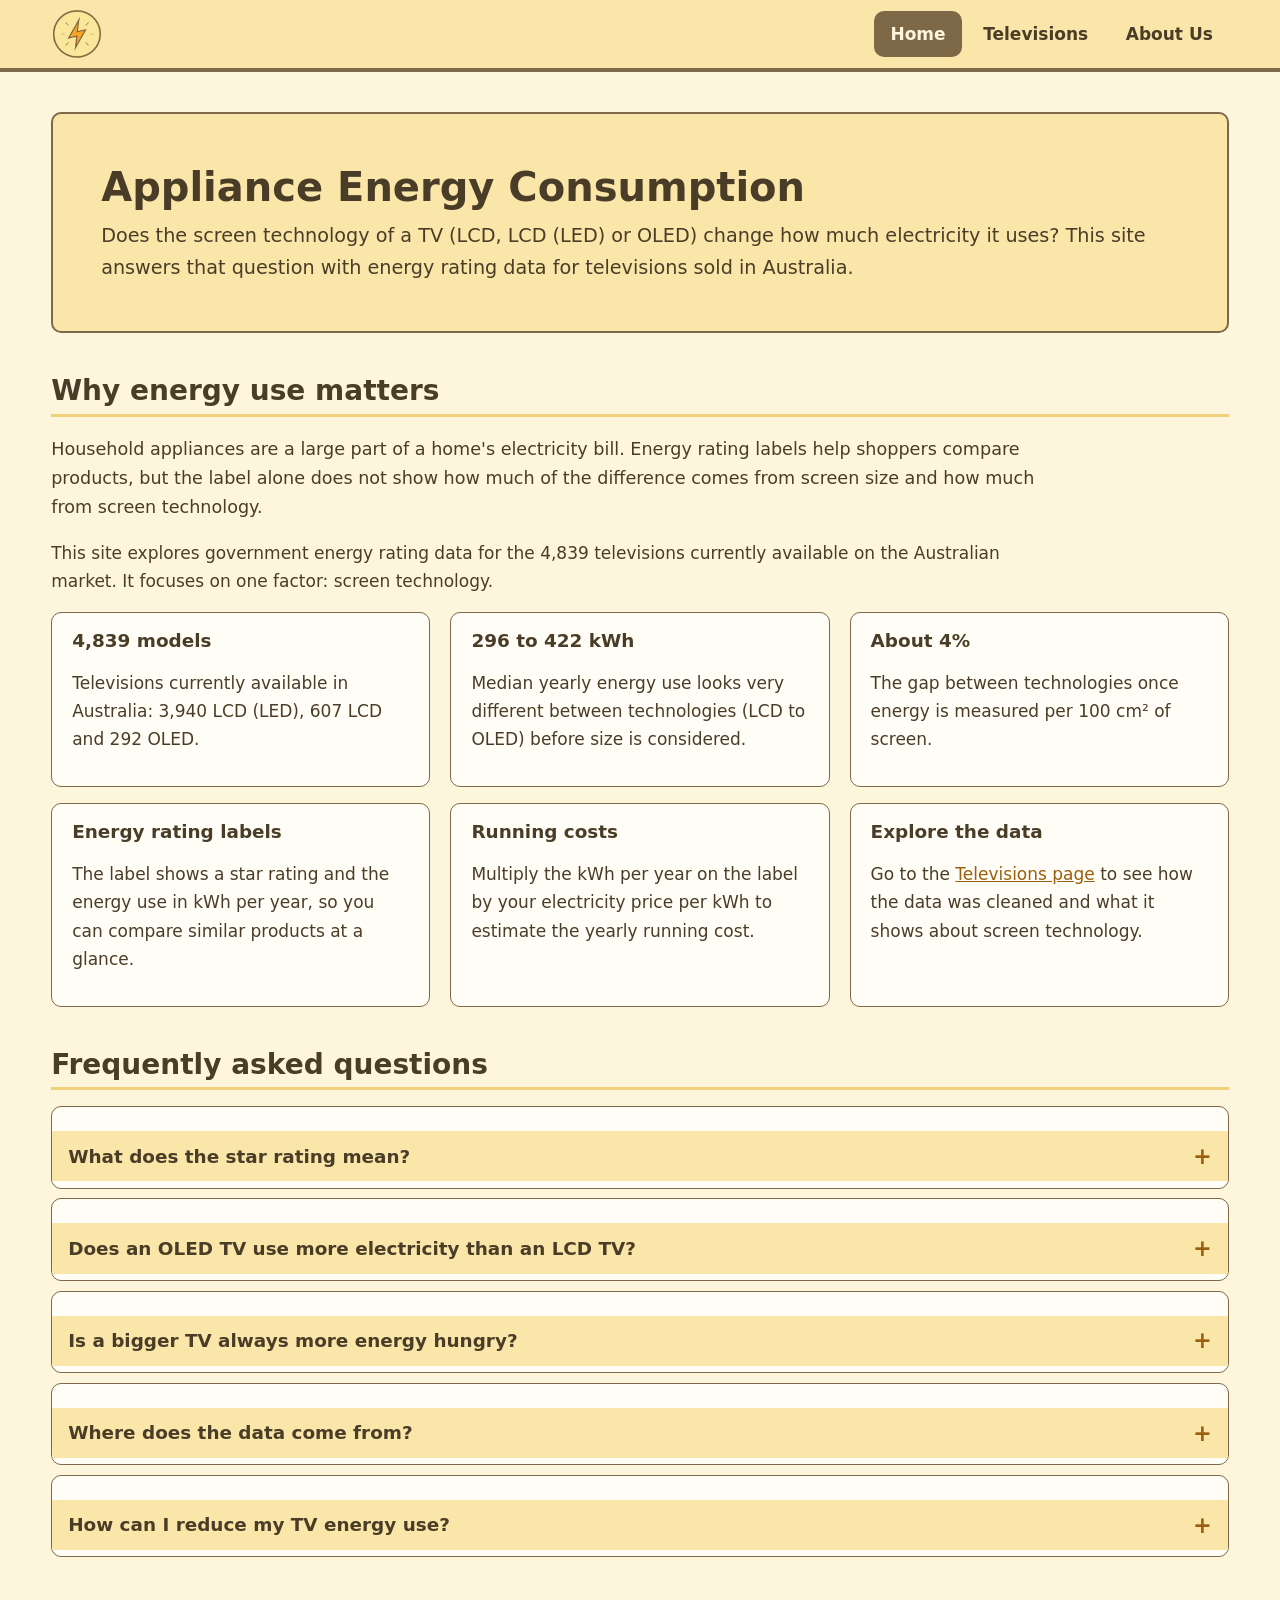
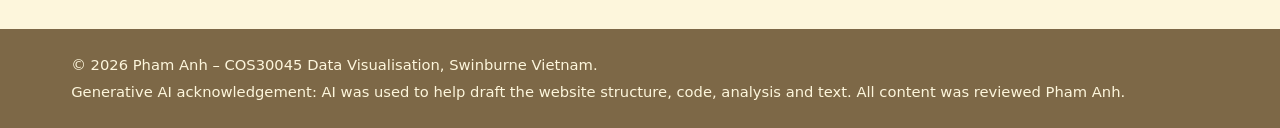
<file: appliance-energy-website/site/index.html>
<!DOCTYPE html>
<html lang="en">
<head>
  <meta charset="UTF-8">
  <meta name="viewport" content="width=device-width, initial-scale=1">
  <title>Home | Appliance Energy Consumption Website</title>
  <link rel="icon" type="image/png" href="assets/img/PowerIcon.png">
  <link rel="stylesheet" href="assets/css/style.css">
  <script src="assets/js/main.js" defer></script>
</head>
<body>
<header class="site-header">
  <nav class="nav" aria-label="Main navigation">
    <a class="logo" href="index.html" aria-label="Appliance Energy Consumption - Home"><img src="assets/img/PowerIcon.png" alt="Power logo"></a>
    <ul>
      <li><a class="nav-link" href="index.html" aria-current="page">Home</a></li>
      <li><a class="nav-link" href="televisions.html">Televisions</a></li>
      <li><a class="nav-link" href="about.html">About Us</a></li>
    </ul>
  </nav>
</header>
<main>
<section class="hero">
  <h1>Appliance Energy Consumption</h1>
  <p>Does the screen technology of a TV (LCD, LCD (LED) or OLED) change how much electricity it uses? This site answers that question with energy rating data for televisions sold in Australia.</p>
</section>

<h2>Why energy use matters</h2>
<p class="lead">Household appliances are a large part of a home's electricity bill. Energy rating labels help shoppers compare products, but the label alone does not show how much of the difference comes from screen size and how much from screen technology.</p>
<p>This site explores government energy rating data for the 4,839 televisions currently available on the Australian market. It focuses on one factor: screen technology.</p>

<div class="grid">
  <div class="box"><h3>4,839 models</h3><p>Televisions currently available in Australia: 3,940 LCD (LED), 607 LCD and 292 OLED.</p></div>
  <div class="box"><h3>296 to 422 kWh</h3><p>Median yearly energy use looks very different between technologies (LCD to OLED) before size is considered.</p></div>
  <div class="box"><h3>About 4%</h3><p>The gap between technologies once energy is measured per 100 cm&sup2; of screen.</p></div>
</div>

<div class="grid">
  <div class="box">
    <h3>Energy rating labels</h3>
    <p>The label shows a star rating and the energy use in kWh per year, so you can compare similar products at a glance.</p>
  </div>
  <div class="box">
    <h3>Running costs</h3>
    <p>Multiply the kWh per year on the label by your electricity price per kWh to estimate the yearly running cost.</p>
  </div>
  <div class="box">
    <h3>Explore the data</h3>
    <p>Go to the <a href="televisions.html">Televisions page</a> to see how the data was cleaned and what it shows about screen technology.</p>
  </div>
</div>

<h2>Frequently asked questions</h2>
<div class="accordion">
  <div class="accordion-item">
    <h3><button class="accordion-trigger" id="faq-btn-1" aria-expanded="false" aria-controls="faq-panel-1">What does the star rating mean?</button></h3>
    <div class="accordion-panel" id="faq-panel-1" role="region" aria-labelledby="faq-btn-1" hidden>
      <p>More stars means the appliance is more energy efficient compared with others of a similar type. The label also shows the energy use in kWh per year.</p>
    </div>
  </div>
  <div class="accordion-item">
    <h3><button class="accordion-trigger" id="faq-btn-2" aria-expanded="false" aria-controls="faq-panel-2">Does an OLED TV use more electricity than an LCD TV?</button></h3>
    <div class="accordion-panel" id="faq-panel-2" role="region" aria-labelledby="faq-btn-2" hidden>
      <p>At first glance yes: the median OLED TV uses 422 kWh per year against 296 for LCD. But OLED TVs are larger on average (65 against 51 inches). Per 100 cm&sup2; of screen the two are almost equal (4.00 and 4.11 kWh per year). See the <a href="televisions.html">Televisions page</a>.</p>
    </div>
  </div>
  <div class="accordion-item">
    <h3><button class="accordion-trigger" id="faq-btn-3" aria-expanded="false" aria-controls="faq-panel-3">Is a bigger TV always more energy hungry?</button></h3>
    <div class="accordion-panel" id="faq-panel-3" role="region" aria-labelledby="faq-btn-3" hidden>
      <p>Mostly yes: screen size explains most of the difference in energy use. At the same size, LCD, LCD (LED) and OLED are fairly close.</p>
    </div>
  </div>
  <div class="accordion-item">
    <h3><button class="accordion-trigger" id="faq-btn-4" aria-expanded="false" aria-controls="faq-panel-4">Where does the data come from?</button></h3>
    <div class="accordion-panel" id="faq-panel-4" role="region" aria-labelledby="faq-btn-4" hidden>
      <p>The data comes from the Australian energy rating product registration database (GEMS). See the <a href="about.html">About Us</a> page for details.</p>
    </div>
  </div>
  <div class="accordion-item">
    <h3><button class="accordion-trigger" id="faq-btn-5" aria-expanded="false" aria-controls="faq-panel-5">How can I reduce my TV energy use?</button></h3>
    <div class="accordion-panel" id="faq-panel-5" role="region" aria-labelledby="faq-btn-5" hidden>
      <p>Choose a suitable size, compare kWh per year on the label for models of that size, and switch the TV off at the wall when not in use.</p>
    </div>
  </div>
</div>
</main>
<footer class="site-footer">
  <div class="inner">
    <p>&copy; <span id="year">2026</span> Pham Anh &ndash; COS30045 Data Visualisation, Swinburne Vietnam.</p>
    <p>Generative AI acknowledgement: AI was used to help draft the website structure, code, analysis and text. All content was reviewed Pham Anh.</p>
  </div>
</footer>
</body>
</html>
</file>
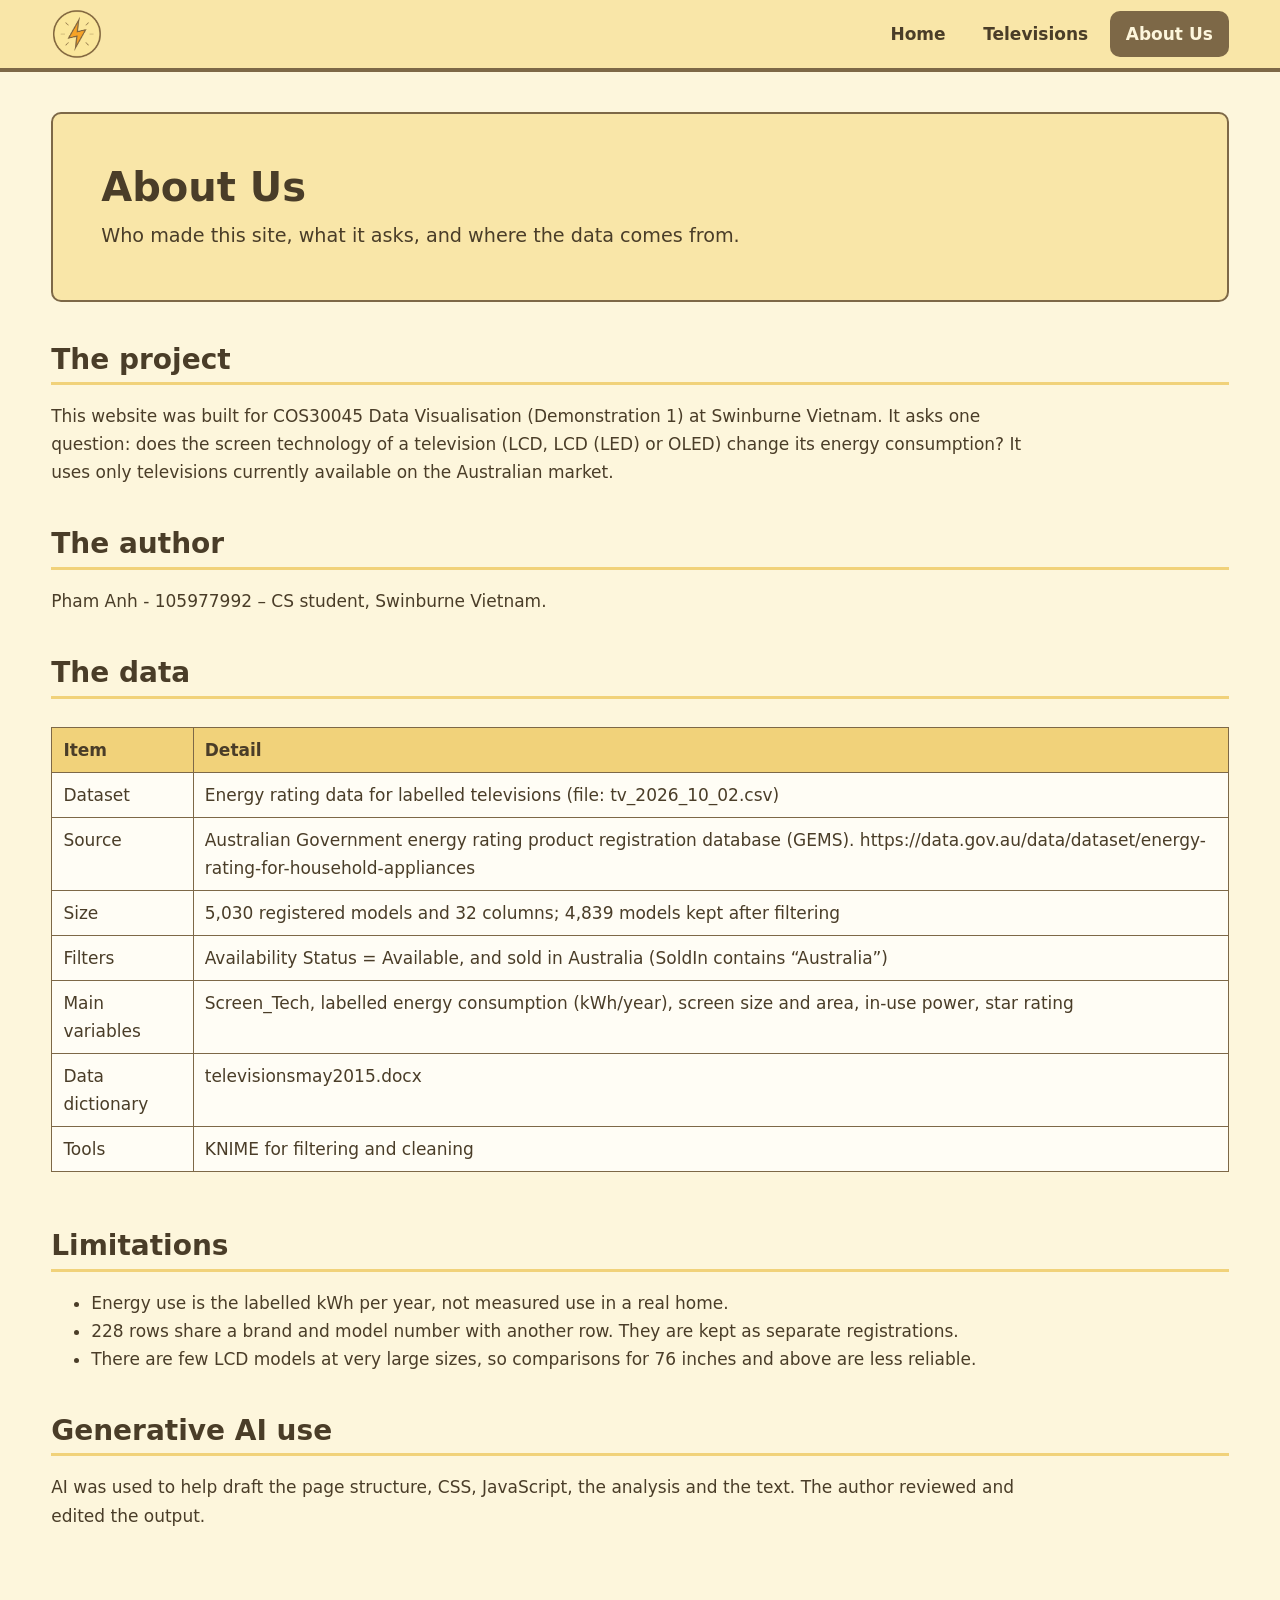
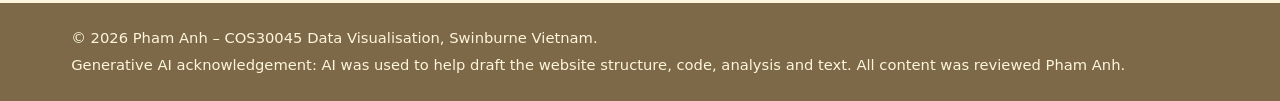
<file: appliance-energy-website/site/about.html>
<!DOCTYPE html>
<html lang="en">
<head>
  <meta charset="UTF-8">
  <meta name="viewport" content="width=device-width, initial-scale=1">
  <title>About Us | Appliance Energy Consumption Website</title>
  <link rel="icon" type="image/png" href="assets/img/PowerIcon.png">
  <link rel="stylesheet" href="assets/css/style.css">
  <script src="assets/js/main.js" defer></script>
</head>
<body>
<header class="site-header">
  <nav class="nav" aria-label="Main navigation">
    <a class="logo" href="index.html" aria-label="Appliance Energy Consumption - Home"><img src="assets/img/PowerIcon.png" alt="Power logo"></a>
    <ul>
      <li><a class="nav-link" href="index.html">Home</a></li>
      <li><a class="nav-link" href="televisions.html">Televisions</a></li>
      <li><a class="nav-link" href="about.html" aria-current="page">About Us</a></li>
    </ul>
  </nav>
</header>
<main>
<section class="hero">
  <h1>About Us</h1>
  <p>Who made this site, what it asks, and where the data comes from.</p>
</section>

<h2>The project</h2>
<p>This website was built for COS30045 Data Visualisation (Demonstration 1) at Swinburne Vietnam. It asks one question: does the screen technology of a television (LCD, LCD (LED) or OLED) change its energy consumption? It uses only televisions currently available on the Australian market.</p>

<h2>The author</h2>
<p>Pham Anh - 105977992 &ndash; CS student, Swinburne Vietnam.</p>

<h2>The data</h2>
<div class="table-wrap">
<table>
  <tr><th>Item</th><th>Detail</th></tr>
  <tr><td>Dataset</td><td>Energy rating data for labelled televisions (file: tv_2026_10_02.csv)</td></tr>
  <tr><td>Source</td><td>Australian Government energy rating product registration database (GEMS). https://data.gov.au/data/dataset/energy-rating-for-household-appliances</td></tr>
  <tr><td>Size</td><td>5,030 registered models and 32 columns; 4,839 models kept after filtering</td></tr>
  <tr><td>Filters</td><td>Availability Status = Available, and sold in Australia (SoldIn contains &ldquo;Australia&rdquo;)</td></tr>
  <tr><td>Main variables</td><td>Screen_Tech, labelled energy consumption (kWh/year), screen size and area, in-use power, star rating</td></tr>
  <tr><td>Data dictionary</td><td>televisionsmay2015.docx</td></tr>
  <tr><td>Tools</td><td>KNIME for filtering and cleaning</td></tr>
</table>
</div>

<h2>Limitations</h2>
<ul>
  <li>Energy use is the labelled kWh per year, not measured use in a real home.</li>
  <li>228 rows share a brand and model number with another row. They are kept as separate registrations.</li>
  <li>There are few LCD models at very large sizes, so comparisons for 76 inches and above are less reliable.</li>
</ul>

<h2>Generative AI use</h2>
<p>AI was used to help draft the page structure, CSS, JavaScript, the analysis and the text. The author reviewed and edited the output.</p>
</main>
<footer class="site-footer">
  <div class="inner">
    <p>&copy; <span id="year">2026</span> Pham Anh &ndash; COS30045 Data Visualisation, Swinburne Vietnam.</p>
    <p>Generative AI acknowledgement: AI was used to help draft the website structure, code, analysis and text. All content was reviewed Pham Anh.</p>
  </div>
</footer>
</body>
</html>
</file>
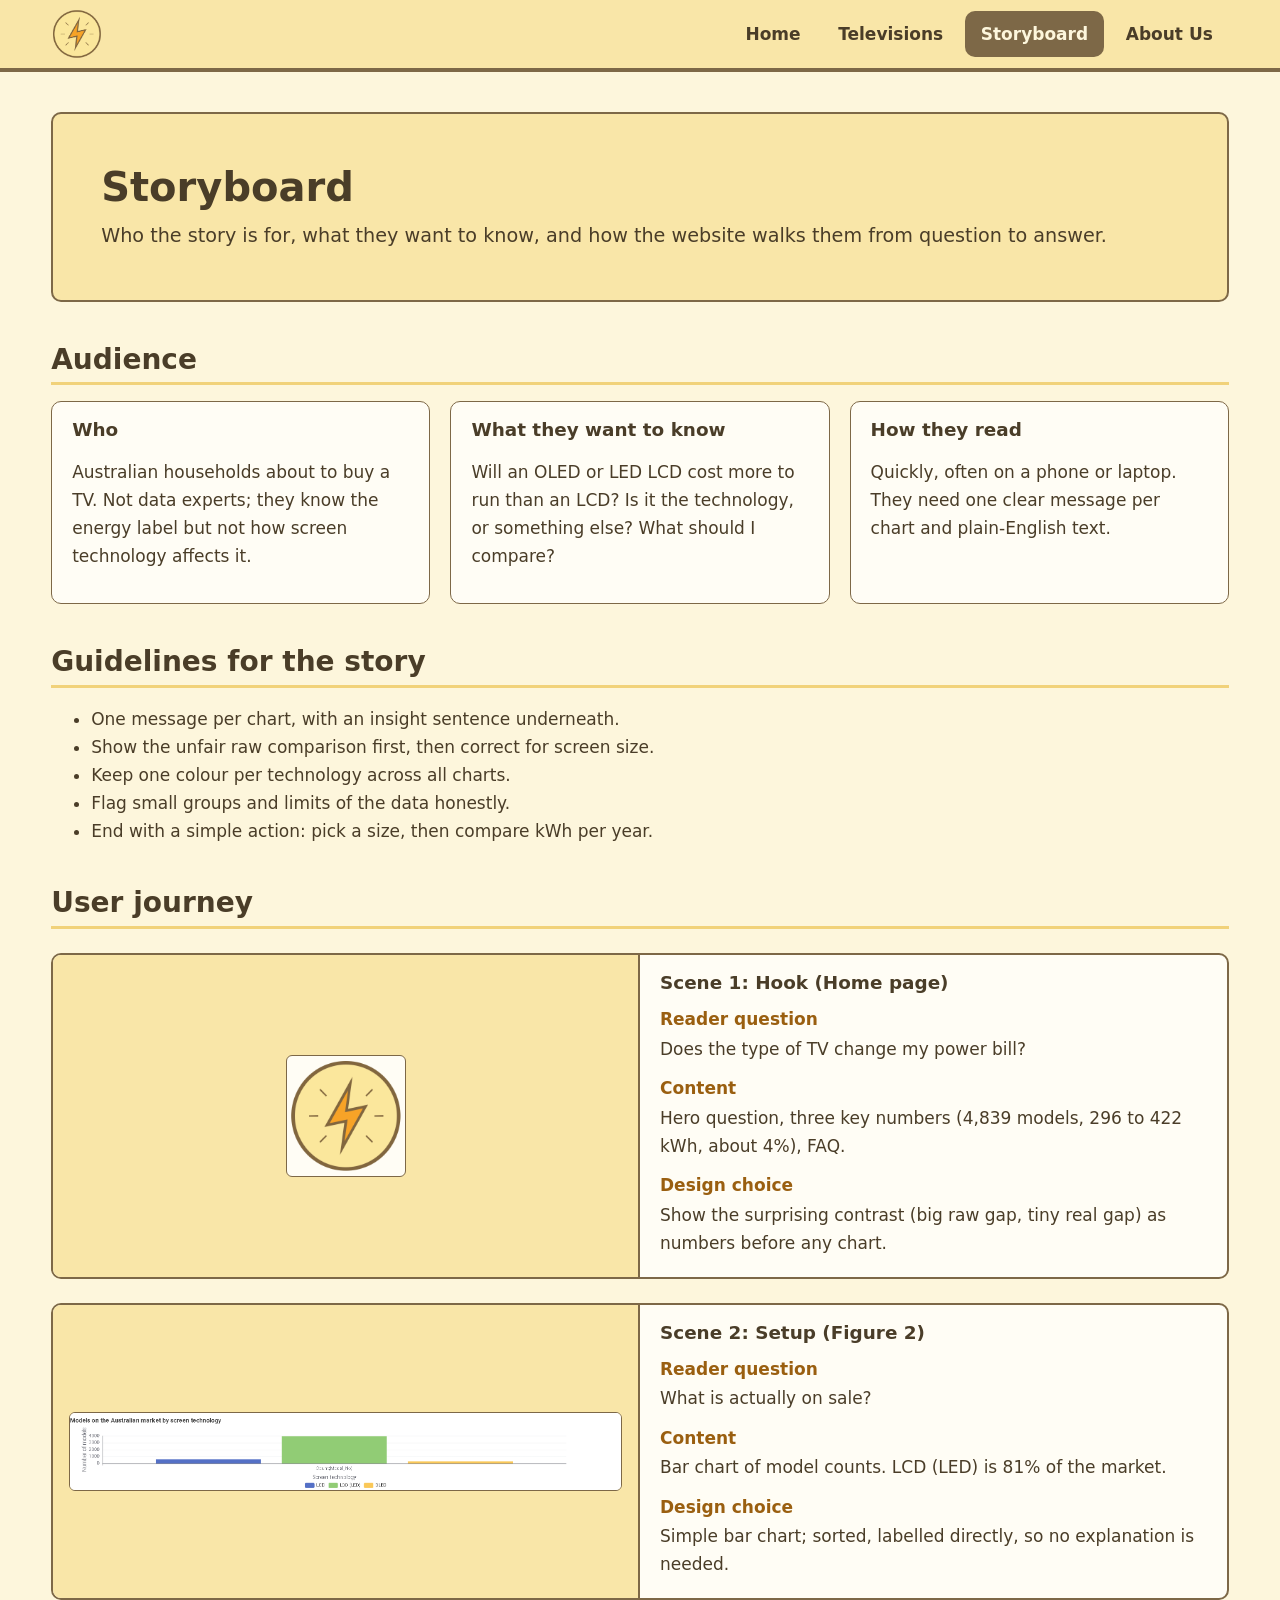
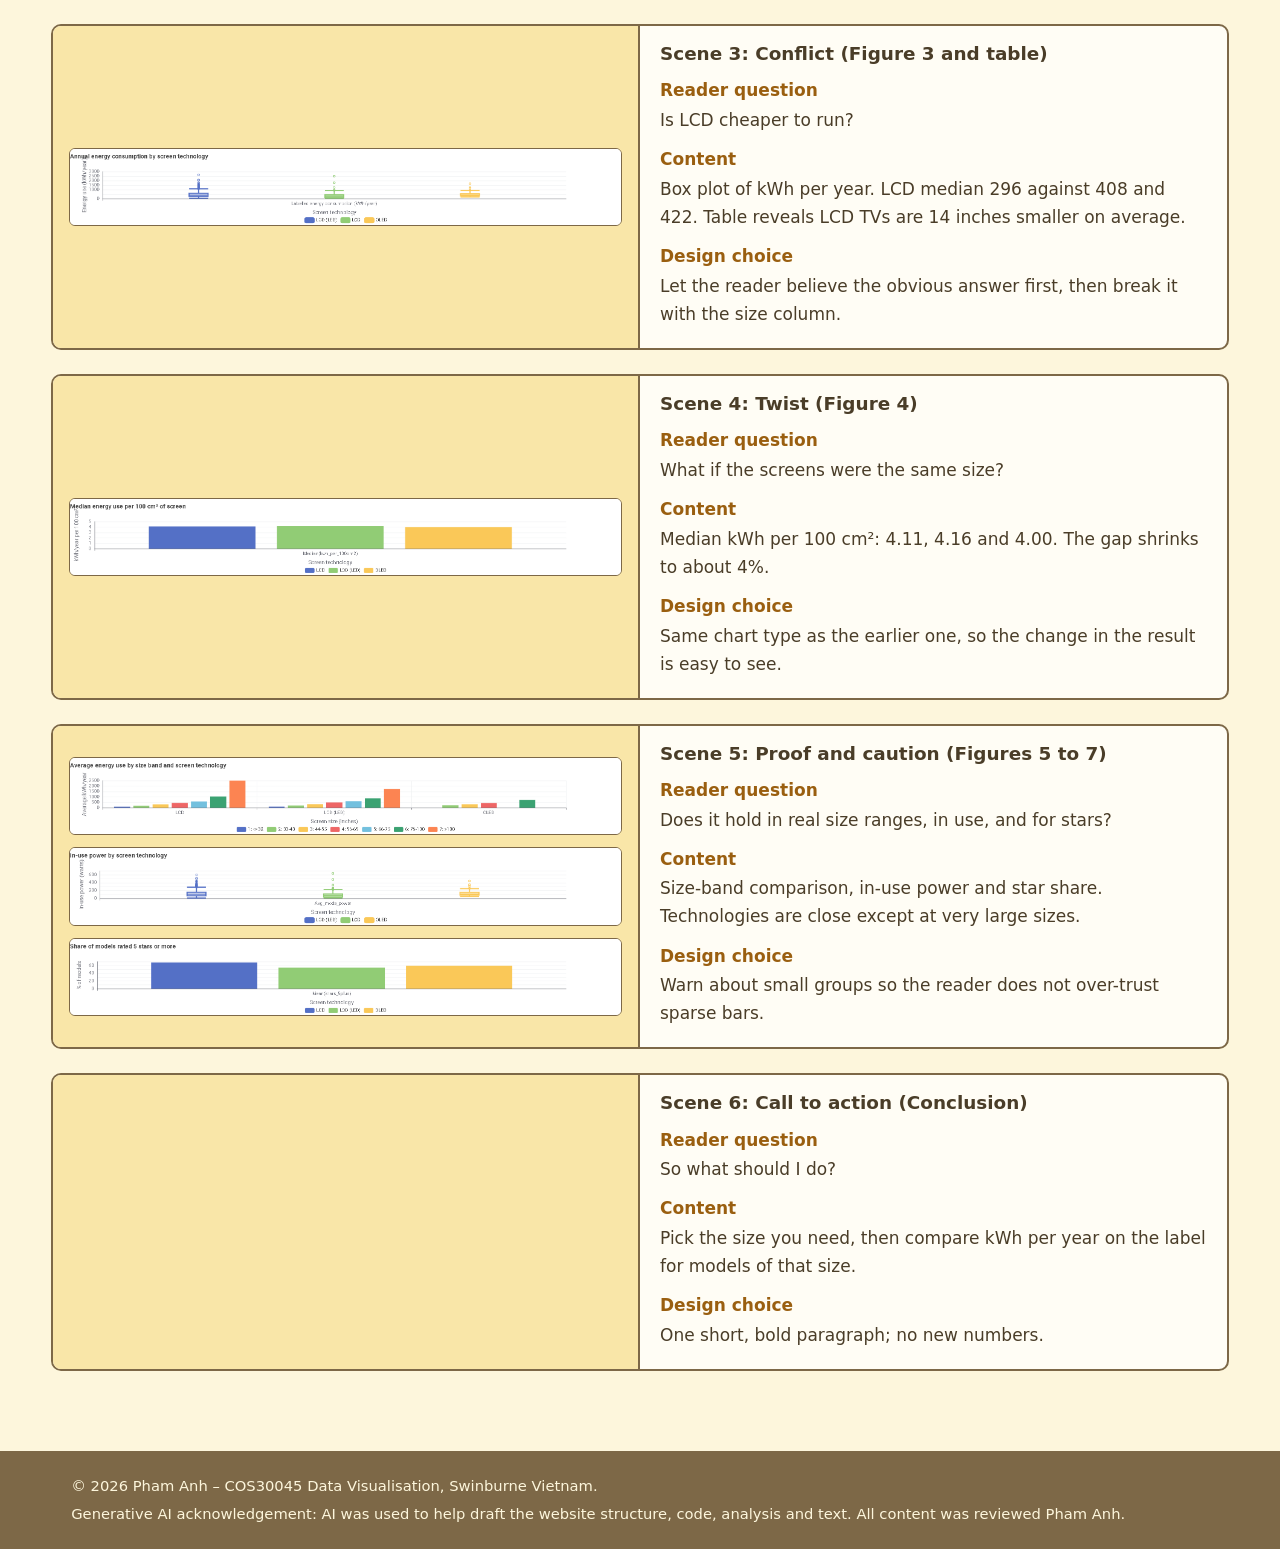
<file: appliance-energy-website/site/storyboard.html>
<!DOCTYPE html>
<html lang="en">
<head>
  <meta charset="UTF-8">
  <meta name="viewport" content="width=device-width, initial-scale=1">
  <title>Storyboard | Appliance Energy Consumption Website</title>
  <link rel="icon" type="image/png" href="assets/img/PowerIcon.png">
  <link rel="stylesheet" href="assets/css/style.css">
  <script src="assets/js/main.js" defer></script>
</head>
<body>
<header class="site-header">
  <nav class="nav" aria-label="Main navigation">
    <a class="logo" href="index.html" aria-label="Appliance Energy Consumption - Home"><img src="assets/img/PowerIcon.png" alt="Power logo"></a>
    <ul>
      <li><a class="nav-link" href="index.html">Home</a></li>
      <li><a class="nav-link" href="televisions.html">Televisions</a></li>
      <li><a class="nav-link" href="storyboard.html" aria-current="page">Storyboard</a></li>
      <li><a class="nav-link" href="about.html">About Us</a></li>
    </ul>
  </nav>
</header>
<main>
<section class="hero">
  <h1>Storyboard</h1>
  <p>Who the story is for, what they want to know, and how the website walks them from question to answer.</p>
</section>

<h2>Audience</h2>
<div class="grid">
  <div class="box"><h3>Who</h3><p>Australian households about to buy a TV. Not data experts; they know the energy label but not how screen technology affects it.</p></div>
  <div class="box"><h3>What they want to know</h3><p>Will an OLED or LED LCD cost more to run than an LCD? Is it the technology, or something else? What should I compare?</p></div>
  <div class="box"><h3>How they read</h3><p>Quickly, often on a phone or laptop. They need one clear message per chart and plain-English text.</p></div>
</div>

<h2>Guidelines for the story</h2>
<ul>
  <li>One message per chart, with an insight sentence underneath.</li>
  <li>Show the unfair raw comparison first, then correct for screen size.</li>
  <li>Keep one colour per technology across all charts.</li>
  <li>Flag small groups and limits of the data honestly.</li>
  <li>End with a simple action: pick a size, then compare kWh per year.</li>
</ul>

<h2>User journey</h2>

<div class="scene">
  <div class="frame"><img src="assets/img/PowerIcon.png" alt="Power logo used on the home page" style="max-width:120px"></div>
  <div class="body">
    <h3>Scene 1: Hook (Home page)</h3>
    <dl>
      <dt>Reader question</dt><dd>Does the type of TV change my power bill?</dd>
      <dt>Content</dt><dd>Hero question, three key numbers (4,839 models, 296 to 422 kWh, about 4%), FAQ.</dd>
      <dt>Design choice</dt><dd>Show the surprising contrast (big raw gap, tiny real gap) as numbers before any chart.</dd>
    </dl>
  </div>
</div>

<div class="scene">
  <div class="frame"><img src="assets/img/charts/tech-0-count.png" alt="Bar chart of models by screen technology"></div>
  <div class="body">
    <h3>Scene 2: Setup (Figure 2)</h3>
    <dl>
      <dt>Reader question</dt><dd>What is actually on sale?</dd>
      <dt>Content</dt><dd>Bar chart of model counts. LCD (LED) is 81% of the market.</dd>
      <dt>Design choice</dt><dd>Simple bar chart; sorted, labelled directly, so no explanation is needed.</dd>
    </dl>
  </div>
</div>

<div class="scene">
  <div class="frame"><img src="assets/img/charts/tech-1-energy.png" alt="Box plot of annual energy use by screen technology"></div>
  <div class="body">
    <h3>Scene 3: Conflict (Figure 3 and table)</h3>
    <dl>
      <dt>Reader question</dt><dd>Is LCD cheaper to run?</dd>
      <dt>Content</dt><dd>Box plot of kWh per year. LCD median 296 against 408 and 422. Table reveals LCD TVs are 14 inches smaller on average.</dd>
      <dt>Design choice</dt><dd>Let the reader believe the obvious answer first, then break it with the size column.</dd>
    </dl>
  </div>
</div>

<div class="scene">
  <div class="frame"><img src="assets/img/charts/tech-2-per-area.png" alt="Bar chart of median kWh per 100 square centimetres"></div>
  <div class="body">
    <h3>Scene 4: Twist (Figure 4)</h3>
    <dl>
      <dt>Reader question</dt><dd>What if the screens were the same size?</dd>
      <dt>Content</dt><dd>Median kWh per 100 cm²: 4.11, 4.16 and 4.00. The gap shrinks to about 4%.</dd>
      <dt>Design choice</dt><dd>Same chart type as the earlier one, so the change in the result is easy to see.</dd>
    </dl>
  </div>
</div>

<div class="scene">
  <div class="frame" style="flex-direction:column;gap:.75rem"><img src="assets/img/charts/tech-3-same-size.png" alt="Grouped bar chart by size band and technology"><img src="assets/img/charts/tech-4-power.png" alt="Box plot of in-use power by screen technology"><img src="assets/img/charts/tech-5-stars.png" alt="Bar chart of share of models with 5 stars or more"></div>
  <div class="body">
    <h3>Scene 5: Proof and caution (Figures 5 to 7)</h3>
    <dl>
      <dt>Reader question</dt><dd>Does it hold in real size ranges, in use, and for stars?</dd>
      <dt>Content</dt><dd>Size-band comparison, in-use power and star share. Technologies are close except at very large sizes.</dd>
      <dt>Design choice</dt><dd>Warn about small groups so the reader does not over-trust sparse bars.</dd>
    </dl>
  </div>
</div>

<div class="scene">
  <div class="frame"></div>
  <div class="body">
    <h3>Scene 6: Call to action (Conclusion)</h3>
    <dl>
      <dt>Reader question</dt><dd>So what should I do?</dd>
      <dt>Content</dt><dd>Pick the size you need, then compare kWh per year on the label for models of that size.</dd>
      <dt>Design choice</dt><dd>One short, bold paragraph; no new numbers.</dd>
    </dl>
  </div>
</div>
</main>
<footer class="site-footer">
  <div class="inner">
    <p>&copy; <span id="year">2026</span> Pham Anh &ndash; COS30045 Data Visualisation, Swinburne Vietnam.</p>
    <p>Generative AI acknowledgement: AI was used to help draft the website structure, code, analysis and text. All content was reviewed Pham Anh.</p>
  </div>
</footer>
</body>
</html>
</file>
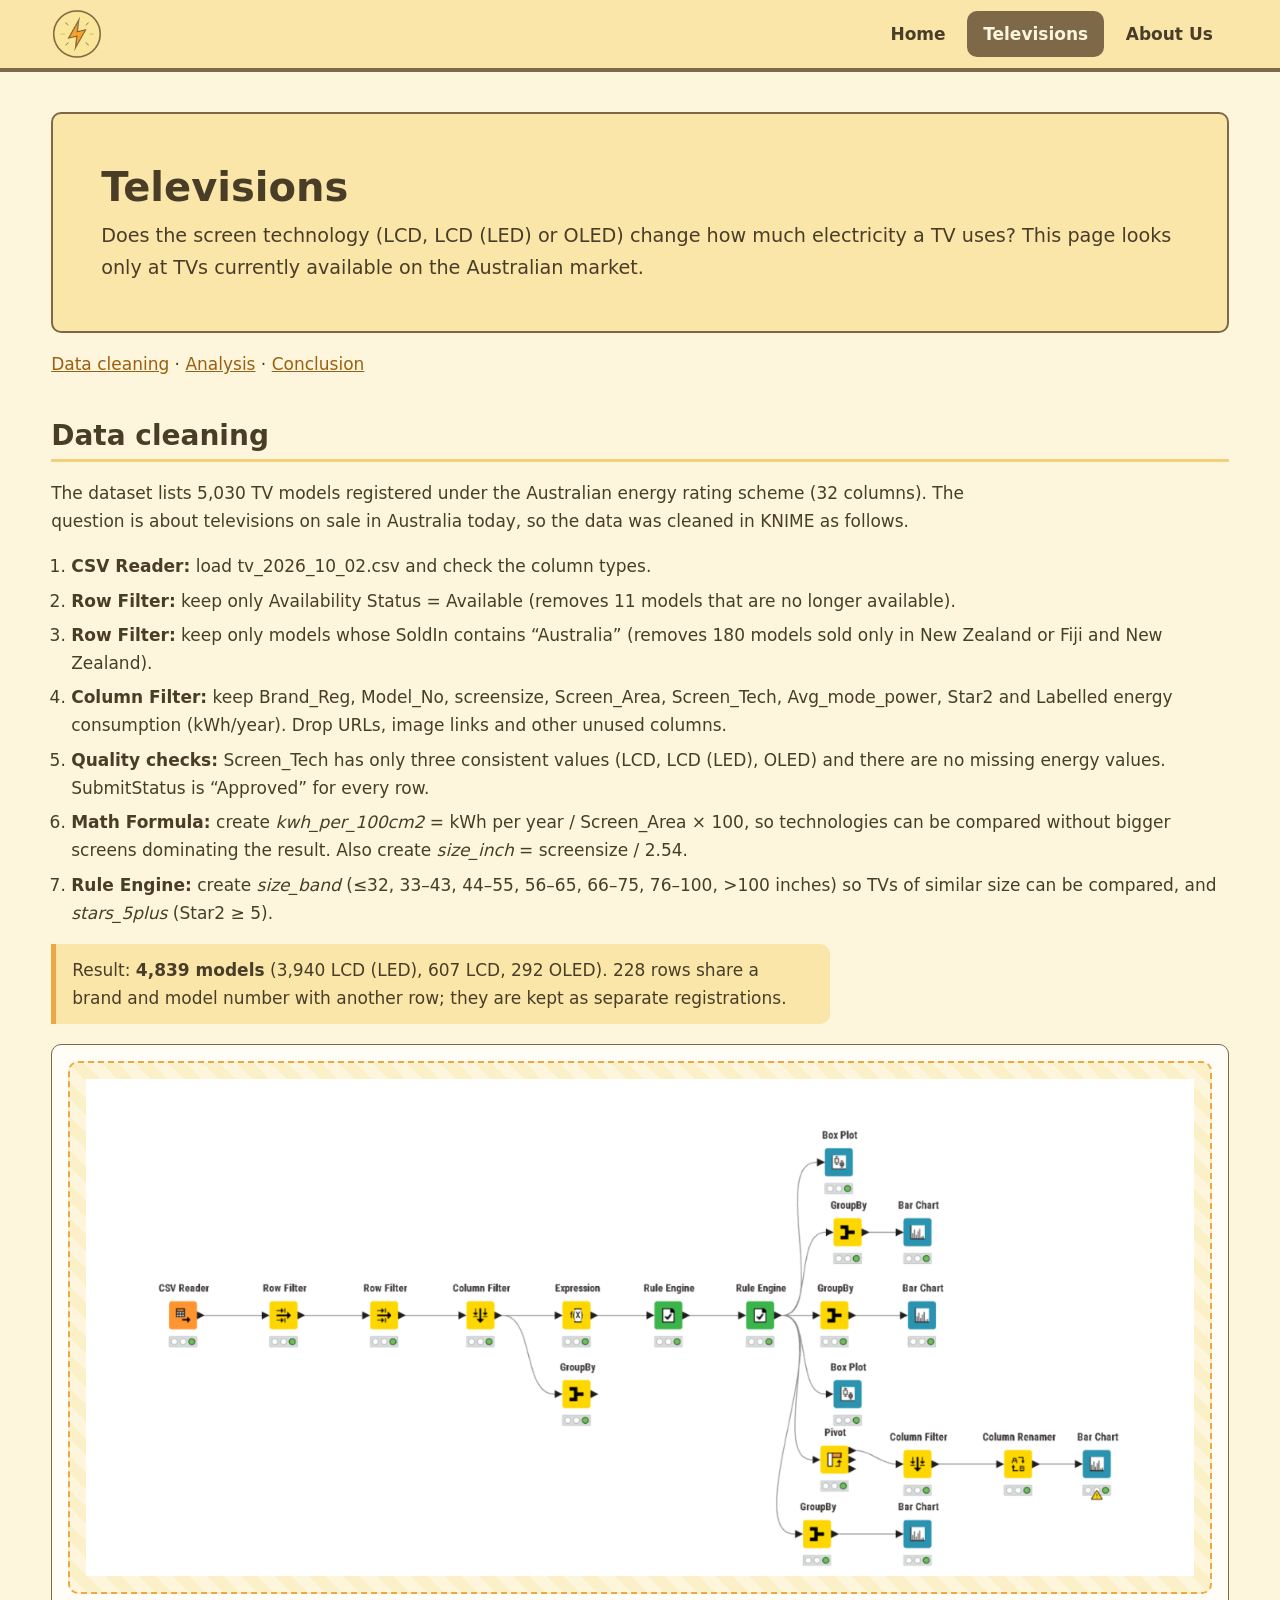
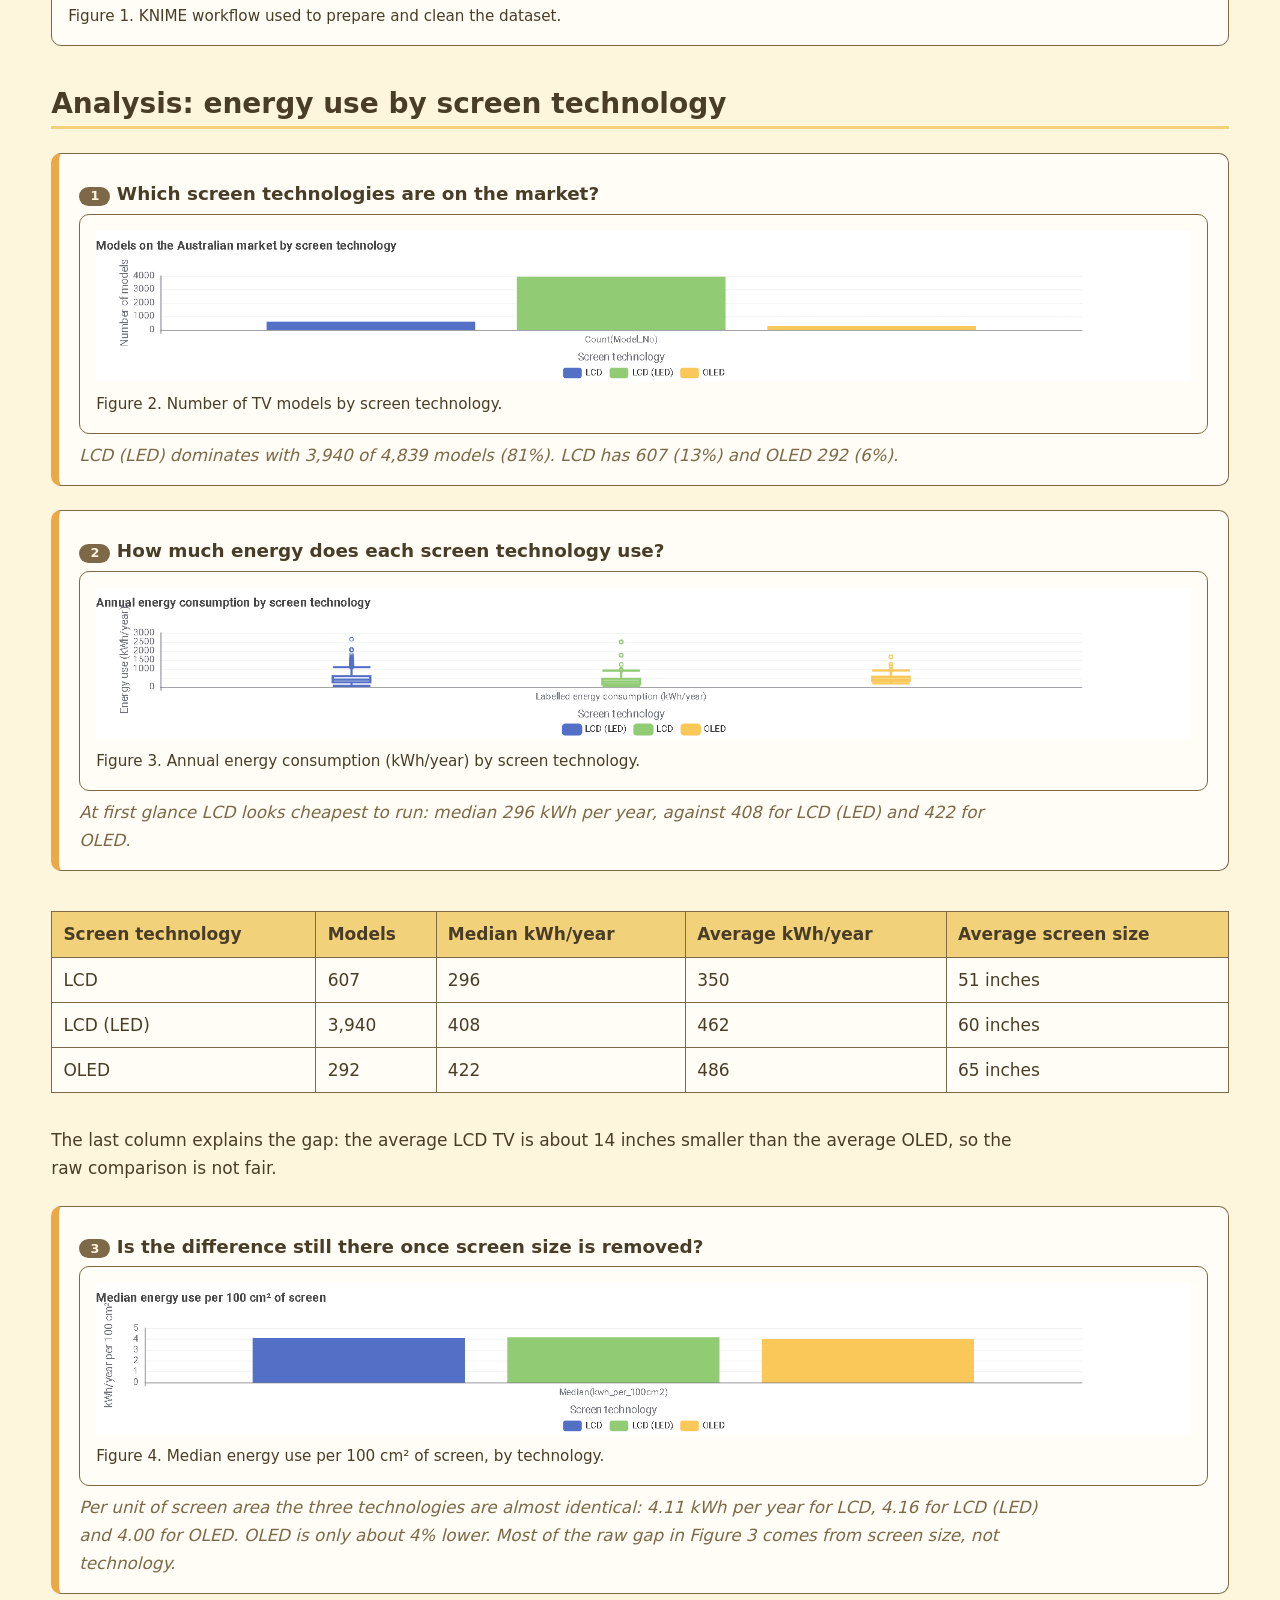
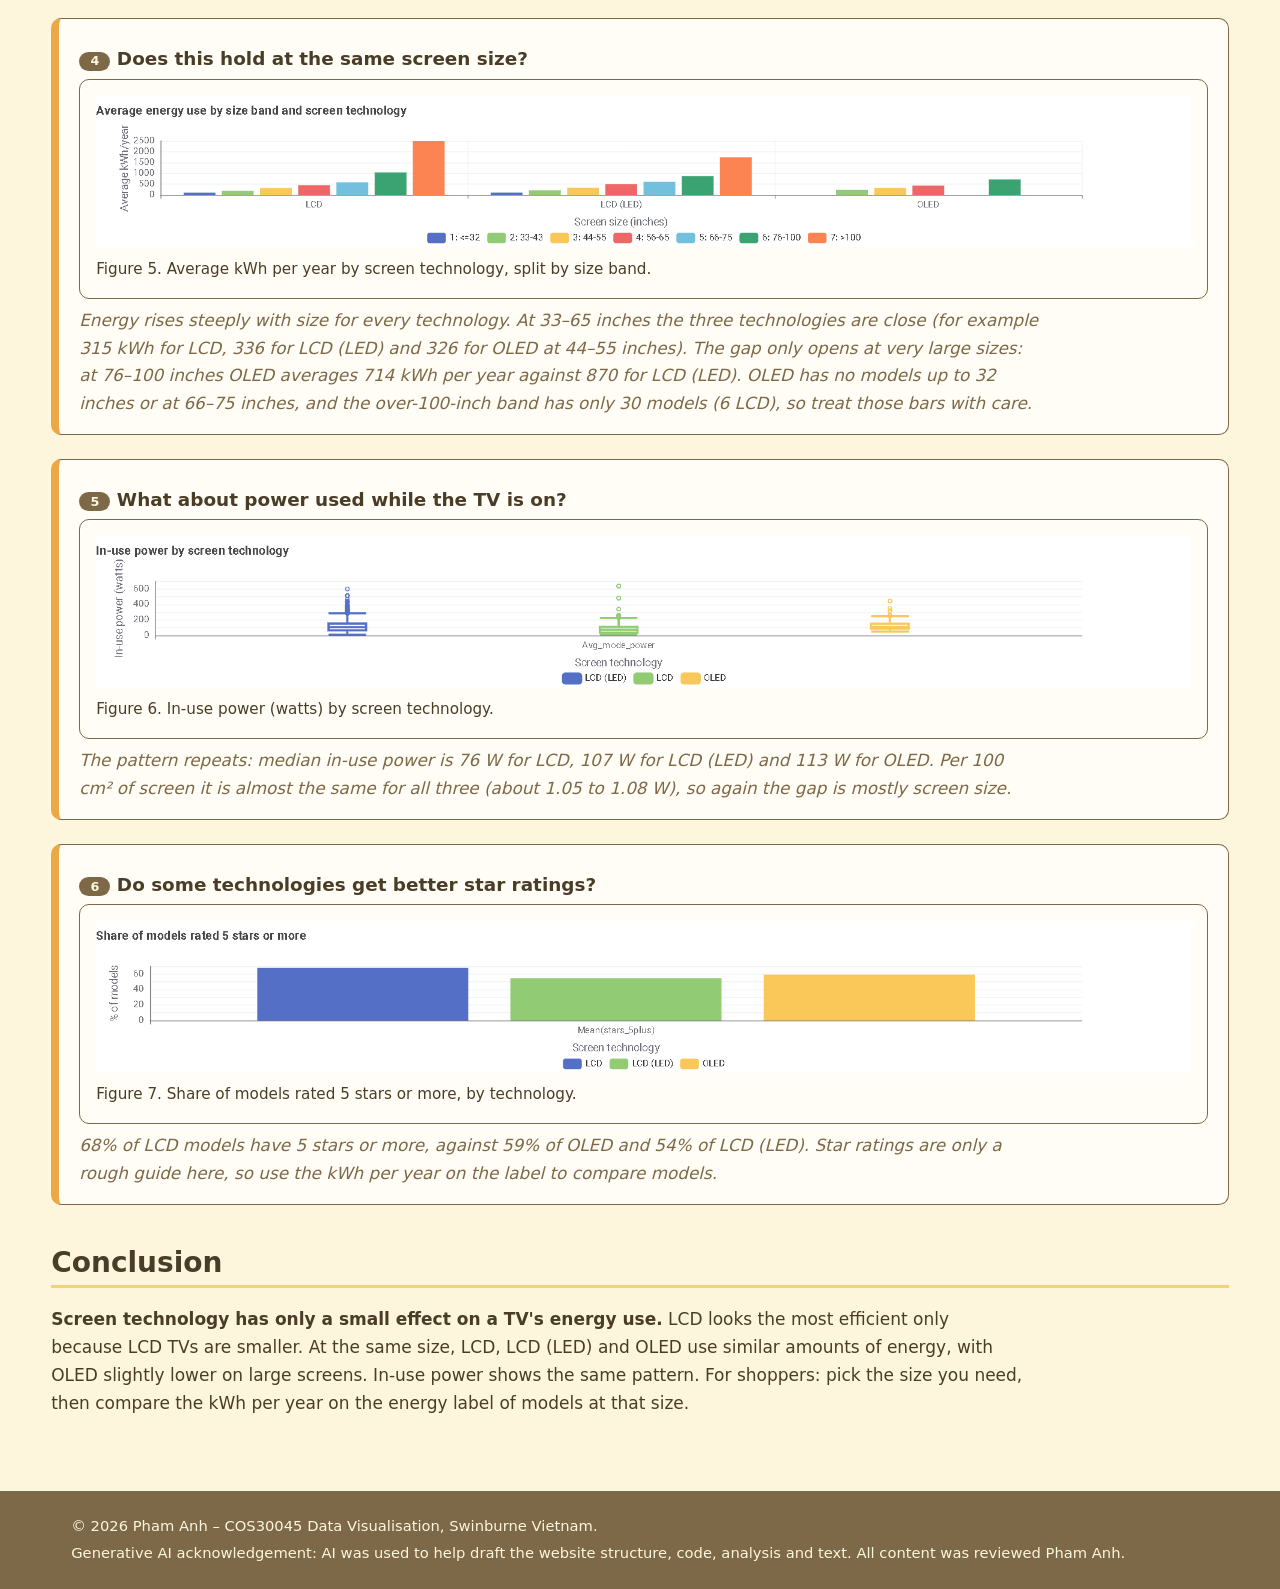
<file: appliance-energy-website/site/televisions.html>
<!DOCTYPE html>
<html lang="en">

<head>
  <meta charset="UTF-8">
  <meta name="viewport" content="width=device-width, initial-scale=1">
  <title>Televisions | Appliance Energy Consumption Website</title>
  <link rel="icon" type="image/png" href="assets/img/PowerIcon.png">
  <link rel="stylesheet" href="assets/css/style.css">
  <script src="assets/js/main.js" defer></script>
</head>

<body>
  <header class="site-header">
    <nav class="nav" aria-label="Main navigation">
      <a class="logo" href="index.html" aria-label="Appliance Energy Consumption - Home"><img
          src="assets/img/PowerIcon.png" alt="Power logo"></a>
      <ul>
        <li><a class="nav-link" href="index.html">Home</a></li>
        <li><a class="nav-link" href="televisions.html" aria-current="page">Televisions</a></li>
        <li><a class="nav-link" href="about.html">About Us</a></li>
      </ul>
    </nav>
  </header>
  <main>
    <section class="hero">
      <h1>Televisions</h1>
      <p>Does the screen technology (LCD, LCD (LED) or OLED) change how much electricity a TV uses? This page looks only
        at TVs currently available on the Australian market.</p>
    </section>

    <nav aria-label="On this page">
      <p><a href="#cleaning">Data cleaning</a> &middot; <a href="#analysis">Analysis</a> &middot; <a
          href="#conclusion">Conclusion</a></p>
    </nav>

    <h2 id="cleaning">Data cleaning</h2>
    <p>The dataset lists 5,030 TV models registered under the Australian energy rating scheme (32 columns). The question
      is about televisions on sale in Australia today, so the data was cleaned in KNIME as follows.</p>
    <ol class="steps">
      <li><strong>CSV Reader:</strong> load tv_2026_10_02.csv and check the column types.</li>
      <li><strong>Row Filter:</strong> keep only Availability Status = Available (removes 11 models that are no longer
        available).</li>
      <li><strong>Row Filter:</strong> keep only models whose SoldIn contains &ldquo;Australia&rdquo; (removes 180
        models sold only in New Zealand or Fiji and New Zealand).</li>
      <li><strong>Column Filter:</strong> keep Brand_Reg, Model_No, screensize, Screen_Area, Screen_Tech,
        Avg_mode_power, Star2 and Labelled energy consumption (kWh/year). Drop URLs, image links and other unused
        columns.</li>
      <li><strong>Quality checks:</strong> Screen_Tech has only three consistent values (LCD, LCD (LED), OLED) and there
        are no missing energy values. SubmitStatus is &ldquo;Approved&rdquo; for every row.</li>
      <li><strong>Math Formula:</strong> create <em>kwh_per_100cm2</em> = kWh per year / Screen_Area &times; 100, so
        technologies can be compared without bigger screens dominating the result. Also create <em>size_inch</em> =
        screensize / 2.54.</li>
      <li><strong>Rule Engine:</strong> create <em>size_band</em> (&le;32, 33&ndash;43, 44&ndash;55, 56&ndash;65,
        66&ndash;75, 76&ndash;100, &gt;100 inches) so TVs of similar size can be compared, and <em>stars_5plus</em>
        (Star2 &ge; 5).</li>
    </ol>
    <p class="note">Result: <strong>4,839 models</strong> (3,940 LCD (LED), 607 LCD, 292 OLED). 228 rows share a brand
      and model number with another row; they are kept as separate registrations.</p>

    <figure class="chart">
      <div class="chart-slot" id="chart-workflow"><img src="assets/img/charts/knime-workflow.png"
          alt="KNIME workflow: CSV Reader, two Row Filters, Column Filter, Expression, two Rule Engines, then GroupBy, Pivot, Box Plot and Bar Chart branches">
      </div>
      <figcaption>Figure 1. KNIME workflow used to prepare and clean the dataset.</figcaption>
    </figure>


    <h2 id="analysis">Analysis: energy use by screen technology</h2>

    <div class="question">
      <h3><span class="tag">1</span>Which screen technologies are on the market?</h3>
      <figure class="chart">
        <div class="chart-slot"><img src="assets/img/charts/tech-0-count.png"
            alt="Bar chart of the number of models for LCD, LCD (LED) and OLED"></div>
        <figcaption>Figure 2. Number of TV models by screen technology.</figcaption>
      </figure>
      <p class="insight">LCD (LED) dominates with 3,940 of 4,839 models (81%). LCD has 607 (13%) and OLED 292 (6%).</p>
    </div>
    <div class="question">
      <h3><span class="tag">2</span>How much energy does each screen technology use?</h3>
      <figure class="chart">
        <div class="chart-slot"><img src="assets/img/charts/tech-1-energy.png"
            alt="Box plot of annual energy use for LCD, LCD (LED) and OLED televisions"></div>
        <figcaption>Figure 3. Annual energy consumption (kWh/year) by screen technology.</figcaption>
      </figure>
      <p class="insight">At first glance LCD looks cheapest to run: median 296 kWh per year, against 408 for LCD (LED)
        and 422 for OLED.</p>
    </div>
    <div class="table-wrap">
      <table>
        <tr>
          <th>Screen technology</th>
          <th>Models</th>
          <th>Median kWh/year</th>
          <th>Average kWh/year</th>
          <th>Average screen size</th>
        </tr>
        <tr>
          <td>LCD</td>
          <td>607</td>
          <td>296</td>
          <td>350</td>
          <td>51 inches</td>
        </tr>
        <tr>
          <td>LCD (LED)</td>
          <td>3,940</td>
          <td>408</td>
          <td>462</td>
          <td>60 inches</td>
        </tr>
        <tr>
          <td>OLED</td>
          <td>292</td>
          <td>422</td>
          <td>486</td>
          <td>65 inches</td>
        </tr>
      </table>
    </div>
    <p>The last column explains the gap: the average LCD TV is about 14 inches smaller than the average OLED, so the raw
      comparison is not fair.</p>
    <div class="question">
      <h3><span class="tag">3</span>Is the difference still there once screen size is removed?</h3>
      <figure class="chart">
        <div class="chart-slot"><img src="assets/img/charts/tech-2-per-area.png"
            alt="Bar chart of median kWh per year per 100 square centimetres of screen for each technology"></div>
        <figcaption>Figure 4. Median energy use per 100 cm&sup2; of screen, by technology.</figcaption>
      </figure>
      <p class="insight">Per unit of screen area the three technologies are almost identical: 4.11 kWh per year for LCD,
        4.16 for LCD (LED) and 4.00 for OLED. OLED is only about 4% lower. Most of the raw gap in Figure 3 comes from
        screen size, not technology.</p>
    </div>
    <div class="question">
      <h3><span class="tag">4</span>Does this hold at the same screen size?</h3>
      <figure class="chart">
        <div class="chart-slot"><img src="assets/img/charts/tech-3-same-size.png"
            alt="Grouped bar chart of average annual energy use by size band and screen technology"></div>
        <figcaption>Figure 5. Average kWh per year by screen technology, split by size band.</figcaption>
      </figure>
      <p class="insight">Energy rises steeply with size for every technology. At 33&ndash;65 inches the three
        technologies are close (for example 315 kWh for LCD, 336 for LCD (LED) and 326 for OLED at 44&ndash;55 inches).
        The gap only opens at very large sizes: at 76&ndash;100 inches OLED averages 714 kWh per year against 870 for
        LCD (LED). OLED has no models up to 32 inches or at 66&ndash;75 inches, and the over-100-inch band has only 30
        models (6 LCD), so treat those bars with care.</p>
    </div>
    <div class="question">
      <h3><span class="tag">5</span>What about power used while the TV is on?</h3>
      <figure class="chart">
        <div class="chart-slot"><img src="assets/img/charts/tech-4-power.png"
            alt="Box plot of in-use power in watts for each screen technology"></div>
        <figcaption>Figure 6. In-use power (watts) by screen technology.</figcaption>
      </figure>
      <p class="insight">The pattern repeats: median in-use power is 76 W for LCD, 107 W for LCD (LED) and 113 W for
        OLED. Per 100 cm&sup2; of screen it is almost the same for all three (about 1.05 to 1.08 W), so again the gap is
        mostly screen size.</p>
    </div>
    <div class="question">
      <h3><span class="tag">6</span>Do some technologies get better star ratings?</h3>
      <figure class="chart">
        <div class="chart-slot"><img src="assets/img/charts/tech-5-stars.png"
            alt="Bar chart of the share of models with 5 stars or more for each screen technology"></div>
        <figcaption>Figure 7. Share of models rated 5 stars or more, by technology.</figcaption>
      </figure>
      <p class="insight">68% of LCD models have 5 stars or more, against 59% of OLED and 54% of LCD (LED). Star ratings
        are only a rough guide here, so use the kWh per year on the label to compare models.</p>
    </div>

    <h2 id="conclusion">Conclusion</h2>
    <p><strong>Screen technology has only a small effect on a TV's energy use.</strong> LCD looks the most efficient
      only because LCD TVs are smaller. At the same size, LCD, LCD (LED) and OLED use similar amounts of energy, with
      OLED slightly lower on large screens. In-use power shows the same pattern. For shoppers: pick the size you need,
      then compare the kWh per year on the energy label of models at that size.</p>
  </main>
  <footer class="site-footer">
    <div class="inner">
      <p>&copy; <span id="year">2026</span> Pham Anh &ndash; COS30045 Data Visualisation, Swinburne Vietnam.</p>
      <p>Generative AI acknowledgement: AI was used to help draft the website structure, code, analysis and text. All
        content was reviewed Pham Anh.</p>
    </div>
  </footer>
</body>

</html>
</file>
<file: appliance-energy-website/site/assets/css/style.css>
/* Appliance Energy Consumption Website - COS30045 Demonstration 1
   Palette taken from the power logo */
:root{
  --cream:#fdf6dc;
  --yellow:#f9e6a8;
  --yellow-deep:#f1d27a;
  --orange:#eba845;
  --orange-dark:#9a5f10;
  --brown:#7d6847;
  --brown-dark:#4a3d28;
  --white:#fffdf5;
  --radius:10px;
}
*{box-sizing:border-box}
html{scroll-behavior:smooth}
body{margin:0;font-family:"Segoe UI",system-ui,-apple-system,Roboto,Arial,sans-serif;font-size:1.0625rem;line-height:1.65;color:var(--brown-dark);background:var(--cream);display:flex;flex-direction:column;min-height:100vh}
main{flex:1;width:100%;max-width:1600px;margin:0 auto;padding:2.5rem 4vw 3.5rem}
h1,h2,h3{line-height:1.25;color:var(--brown-dark)}
h1{font-size:2.5rem;margin:0 0 .5rem}
h2{font-size:1.75rem;margin:2.5rem 0 .75rem;padding-bottom:.35rem;border-bottom:3px solid var(--yellow-deep)}
h3{font-size:1.15rem;margin:1.5rem 0 .4rem}
p{max-width:90ch}
a{color:var(--orange-dark)}
a:focus-visible,button:focus-visible{outline:3px solid var(--orange);outline-offset:2px}

/* Navigation */
.site-header{background:var(--yellow);border-bottom:4px solid var(--brown);position:sticky;top:0;z-index:10}
.nav{max-width:1600px;margin:0 auto;padding:.5rem 4vw;display:flex;align-items:center;justify-content:space-between;gap:1rem}
.logo img{display:block;width:52px;height:52px}
.nav ul{list-style:none;margin:0;padding:0;display:flex;gap:.35rem}
.nav a.nav-link{display:block;padding:.55rem 1rem;border-radius:var(--radius);text-decoration:none;color:var(--brown-dark);font-weight:600;transition:background-color .2s,color .2s}
.nav a.nav-link:hover{background:var(--orange);color:var(--brown-dark)}
.nav a.nav-link[aria-current="page"]{background:var(--brown);color:var(--cream)}

/* Hero */
.hero{background:var(--yellow);border:2px solid var(--brown);border-radius:var(--radius);padding:3rem 3rem;margin-bottom:1rem}
.hero p{font-size:1.2rem;margin:.25rem 0 0}
.lead{font-size:1.1rem}

/* Content blocks */
.grid{display:grid;grid-template-columns:repeat(auto-fit,minmax(280px,1fr));gap:1.25rem;margin:1rem 0}
.box{background:var(--white);border:1px solid var(--brown);border-radius:var(--radius);padding:1rem 1.25rem}
.box h3{margin-top:0}
.note{background:var(--yellow);border-left:5px solid var(--orange);padding:.75rem 1rem;border-radius:0 var(--radius) var(--radius) 0;max-width:72ch}
table{border-collapse:collapse;width:100%;background:var(--white);margin:1rem 0}
th,td{border:1px solid var(--brown);padding:.5rem .7rem;text-align:left;vertical-align:top}
th{background:var(--yellow-deep)}
.table-wrap{overflow-x:auto}
ol.steps{padding-left:1.25rem}
ol.steps li{margin-bottom:.4rem}

/* Chart placeholders */
figure.chart{margin:1.25rem 0;background:var(--white);border:1px solid var(--brown);border-radius:var(--radius);padding:1rem}
.chart-slot{min-height:380px;border:2px dashed var(--orange);border-radius:var(--radius);background:repeating-linear-gradient(45deg,var(--cream),var(--cream) 12px,#fbf0c8 12px,#fbf0c8 24px);display:flex;align-items:center;justify-content:center;text-align:center;padding:1rem;color:var(--brown)}
.chart-slot img{max-width:100%;height:auto;display:block}
figcaption{margin-top:.6rem;font-size:.95rem}
.insight{margin:.5rem 0 0;font-style:italic;color:var(--brown)}

/* Analysis charts: image fills the whole frame (workflow slot is unchanged) */
.question .chart-slot:has(img){min-height:0;padding:0;border:0;background:none;display:block}
.question .chart-slot img{width:100%;height:auto}
.question figure.chart{margin:.5rem 0}

/* Question cards */
.question{background:var(--white);border:1px solid var(--brown);border-left:8px solid var(--orange);border-radius:var(--radius);padding:.25rem 1.25rem 1rem;margin:1.5rem 0}
.tag{display:inline-block;background:var(--brown);color:var(--cream);font-size:.8rem;border-radius:20px;padding:.1rem .7rem;margin-right:.4rem}

/* Storyboard */
.storyboard{display:grid;grid-template-columns:repeat(auto-fit,minmax(240px,1fr));gap:1rem;margin:1rem 0;padding:0;list-style:none}
.panel{background:var(--white);border:2px solid var(--brown);border-radius:var(--radius);overflow:hidden;display:flex;flex-direction:column}
.panel .frame{min-height:150px;background:var(--yellow);border-bottom:2px solid var(--brown);display:flex;align-items:center;justify-content:center;text-align:center;padding:.75rem;color:var(--brown-dark);font-size:.9rem}
.panel .frame img{max-width:100%;display:block}
.panel .text{padding:.75rem 1rem}
.panel h3{margin:0 0 .3rem;font-size:1.05rem}
.panel p{margin:.2rem 0;font-size:.95rem}

/* FAQ accordion */
.accordion{margin:1rem 0}
.accordion-item{border:1px solid var(--brown);border-radius:var(--radius);margin-bottom:.6rem;background:var(--white);overflow:hidden}
.accordion-trigger{width:100%;display:flex;justify-content:space-between;align-items:center;gap:1rem;text-align:left;font:inherit;font-weight:600;color:var(--brown-dark);background:var(--yellow);border:0;padding:.85rem 1rem;cursor:pointer;transition:background-color .2s}
.accordion-trigger:hover{background:var(--yellow-deep)}
.accordion-trigger::after{content:"+";font-size:1.4rem;line-height:1;color:var(--orange-dark)}
.accordion-trigger[aria-expanded="true"]::after{content:"\2212"}
.accordion-panel{padding:.25rem 1rem 1rem}
.accordion-panel[hidden]{display:none}

/* Wide (laptop) layouts */
@media (min-width:1000px){
  .question .insight{font-size:1.05rem}
  .storyboard{grid-template-columns:repeat(5,1fr)}
  .panel .frame{min-height:200px}
  .figure-pair{display:grid;grid-template-columns:1fr 1fr;gap:1.25rem}
}

/* Footer */
.site-footer{background:var(--brown);color:var(--cream);padding:1.25rem}
.site-footer .inner{max-width:1600px;margin:0 auto;padding:0 4vw;font-size:.92rem}
.site-footer p{margin:.2rem 0;max-width:none}

@media (max-width:600px){
  .nav{flex-wrap:wrap;justify-content:center}
  h1{font-size:1.7rem}
}
@media (prefers-reduced-motion:reduce){
  *{transition:none!important;scroll-behavior:auto!important}
}

/* Added: country analysis, KNIME guide, storyboard page */
.chart-slot.small{min-height:200px}
.stats{display:grid;grid-template-columns:repeat(auto-fit,minmax(160px,1fr));gap:1rem;margin:1rem 0}
.stat{background:var(--white);border:1px solid var(--brown);border-radius:var(--radius);padding:.75rem 1rem;text-align:center}
.stat strong{display:block;font-size:1.8rem;color:var(--orange-dark)}
.guide{background:var(--white);border:1px solid var(--brown);border-left:8px solid var(--orange);border-radius:var(--radius);padding:.25rem 1.25rem 1rem;margin:1.5rem 0}
.guide ol{padding-left:1.25rem}
.guide li{margin-bottom:.4rem}
.scene{display:grid;grid-template-columns:1fr;gap:1rem;background:var(--white);border:2px solid var(--brown);border-radius:var(--radius);overflow:hidden;margin:1.5rem 0}
.scene .frame{min-height:220px;background:var(--yellow);border-bottom:2px solid var(--brown);display:flex;flex-direction:column;gap:.75rem;align-items:center;justify-content:center;text-align:center;padding:1rem;color:var(--brown-dark);font-size:.95rem}
.scene .frame img{display:block;width:100%;max-width:100%;height:auto;object-fit:contain;background:var(--white);border:1px solid var(--brown);border-radius:6px}
.scene .body{padding:.25rem 1.25rem 1.25rem}
.scene h3{margin-top:.75rem}
.scene dl{margin:0}
.scene dt{font-weight:700;margin-top:.7rem;color:var(--orange-dark)}
.scene dd{margin:.1rem 0 0}
.swatch{display:inline-block;width:.9rem;height:.9rem;border-radius:3px;border:1px solid var(--brown-dark);vertical-align:-1px;margin-right:.25rem}
@media (min-width:1000px){
  .scene{grid-template-columns:minmax(0,1fr) minmax(0,1fr);gap:0}
  .scene .frame{border-bottom:0;border-right:2px solid var(--brown);min-height:100%}
}
</file>
